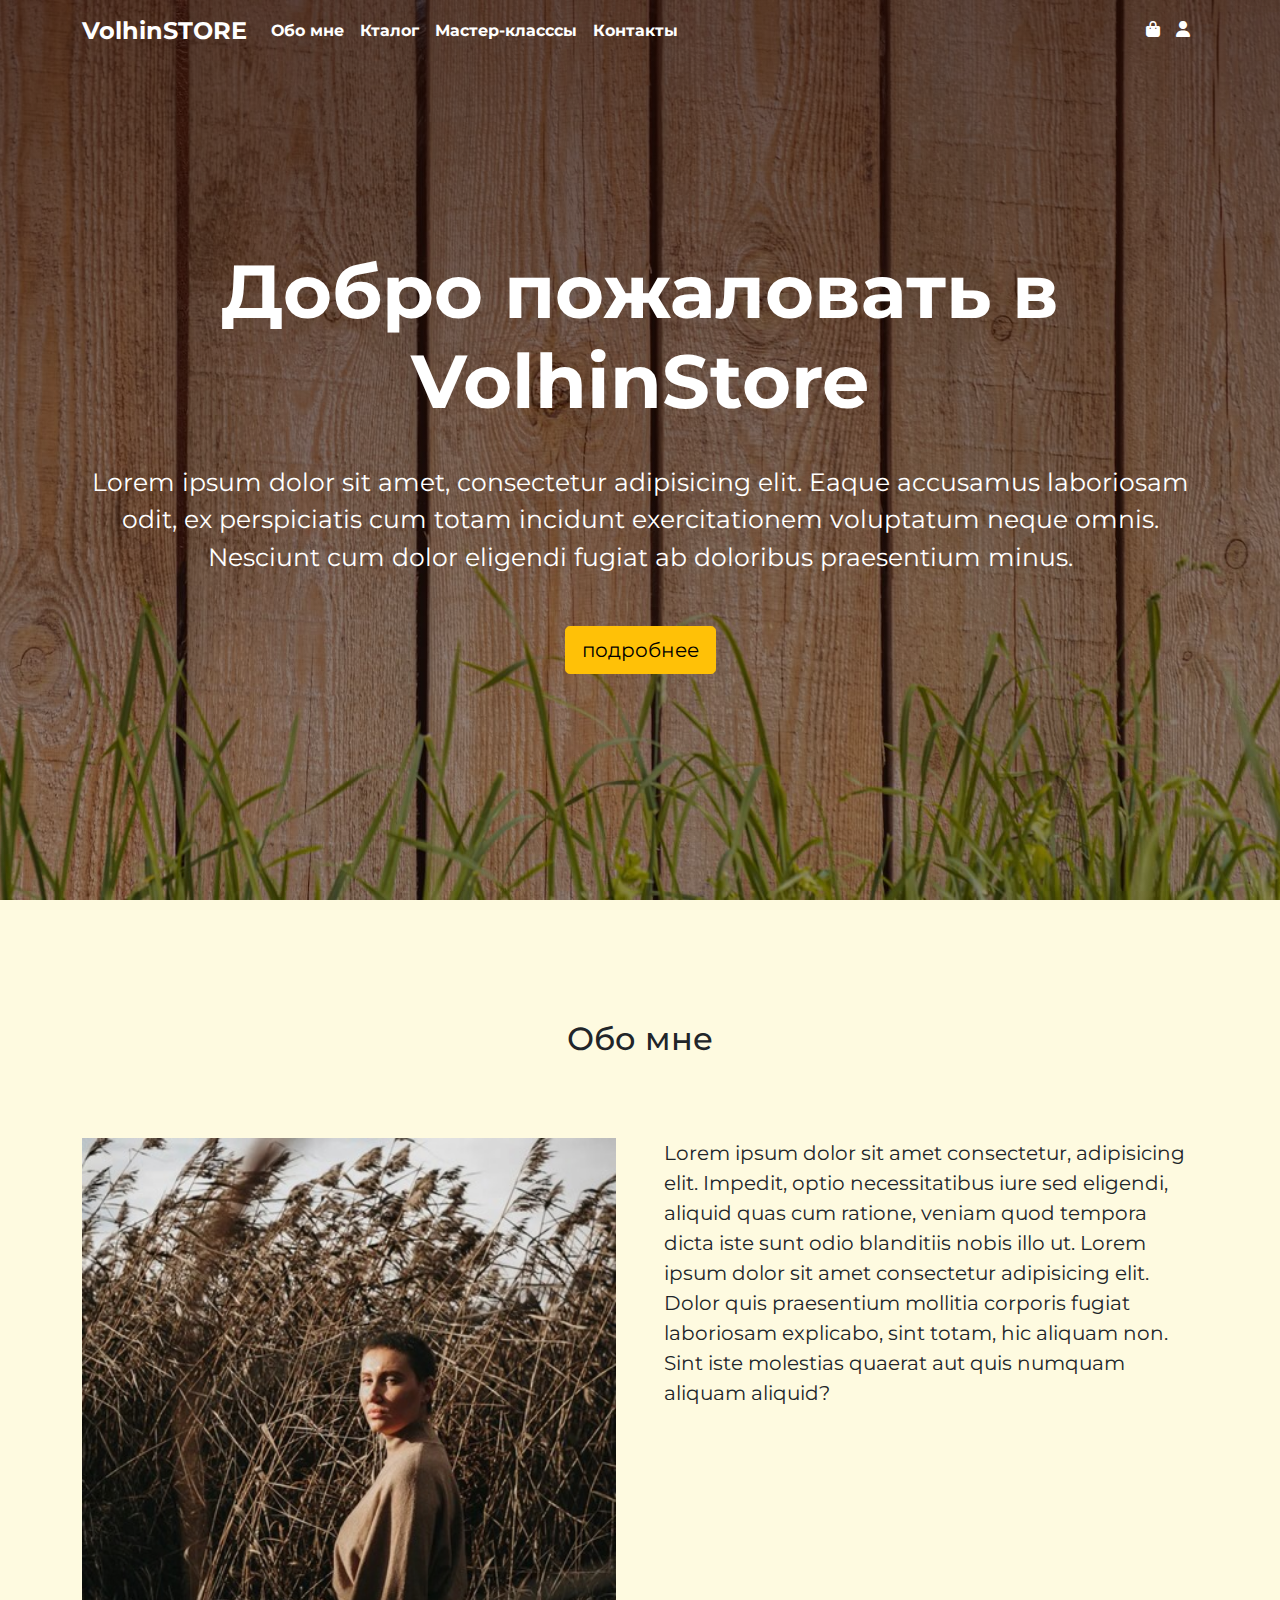
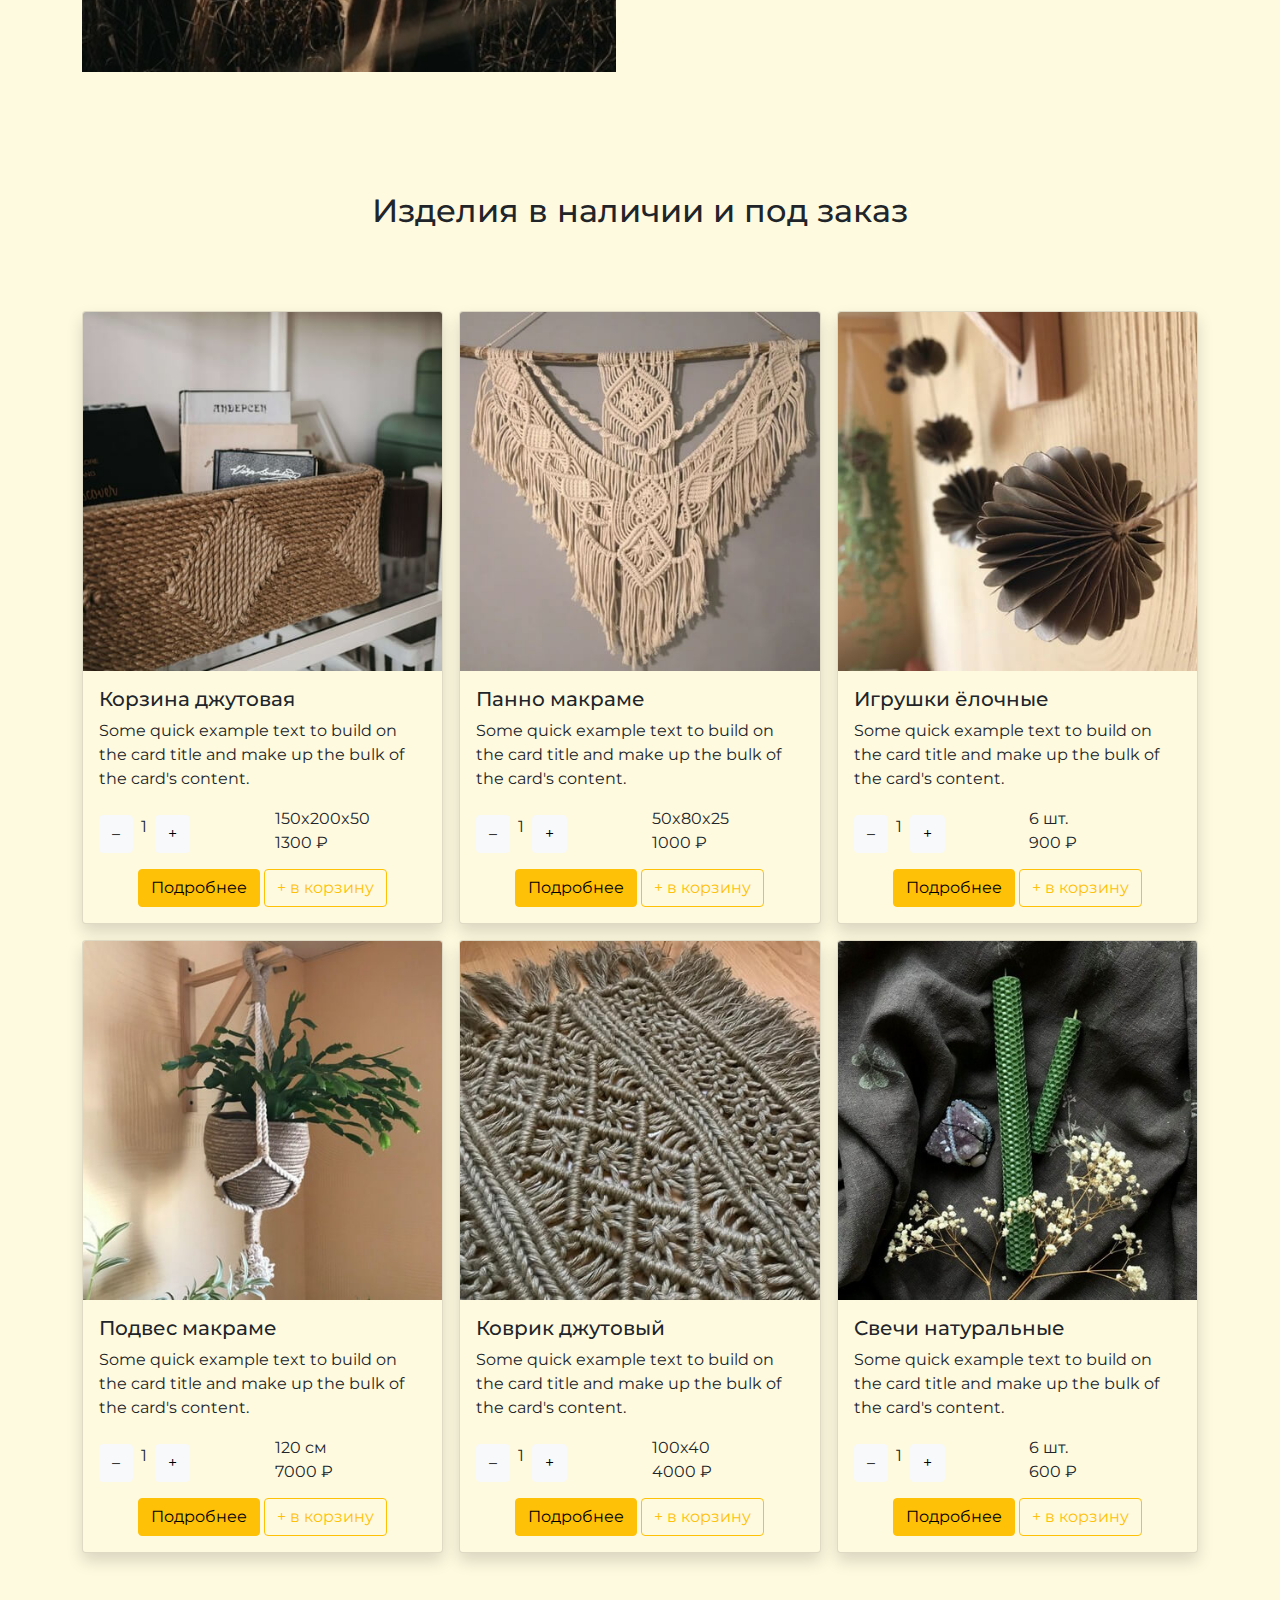
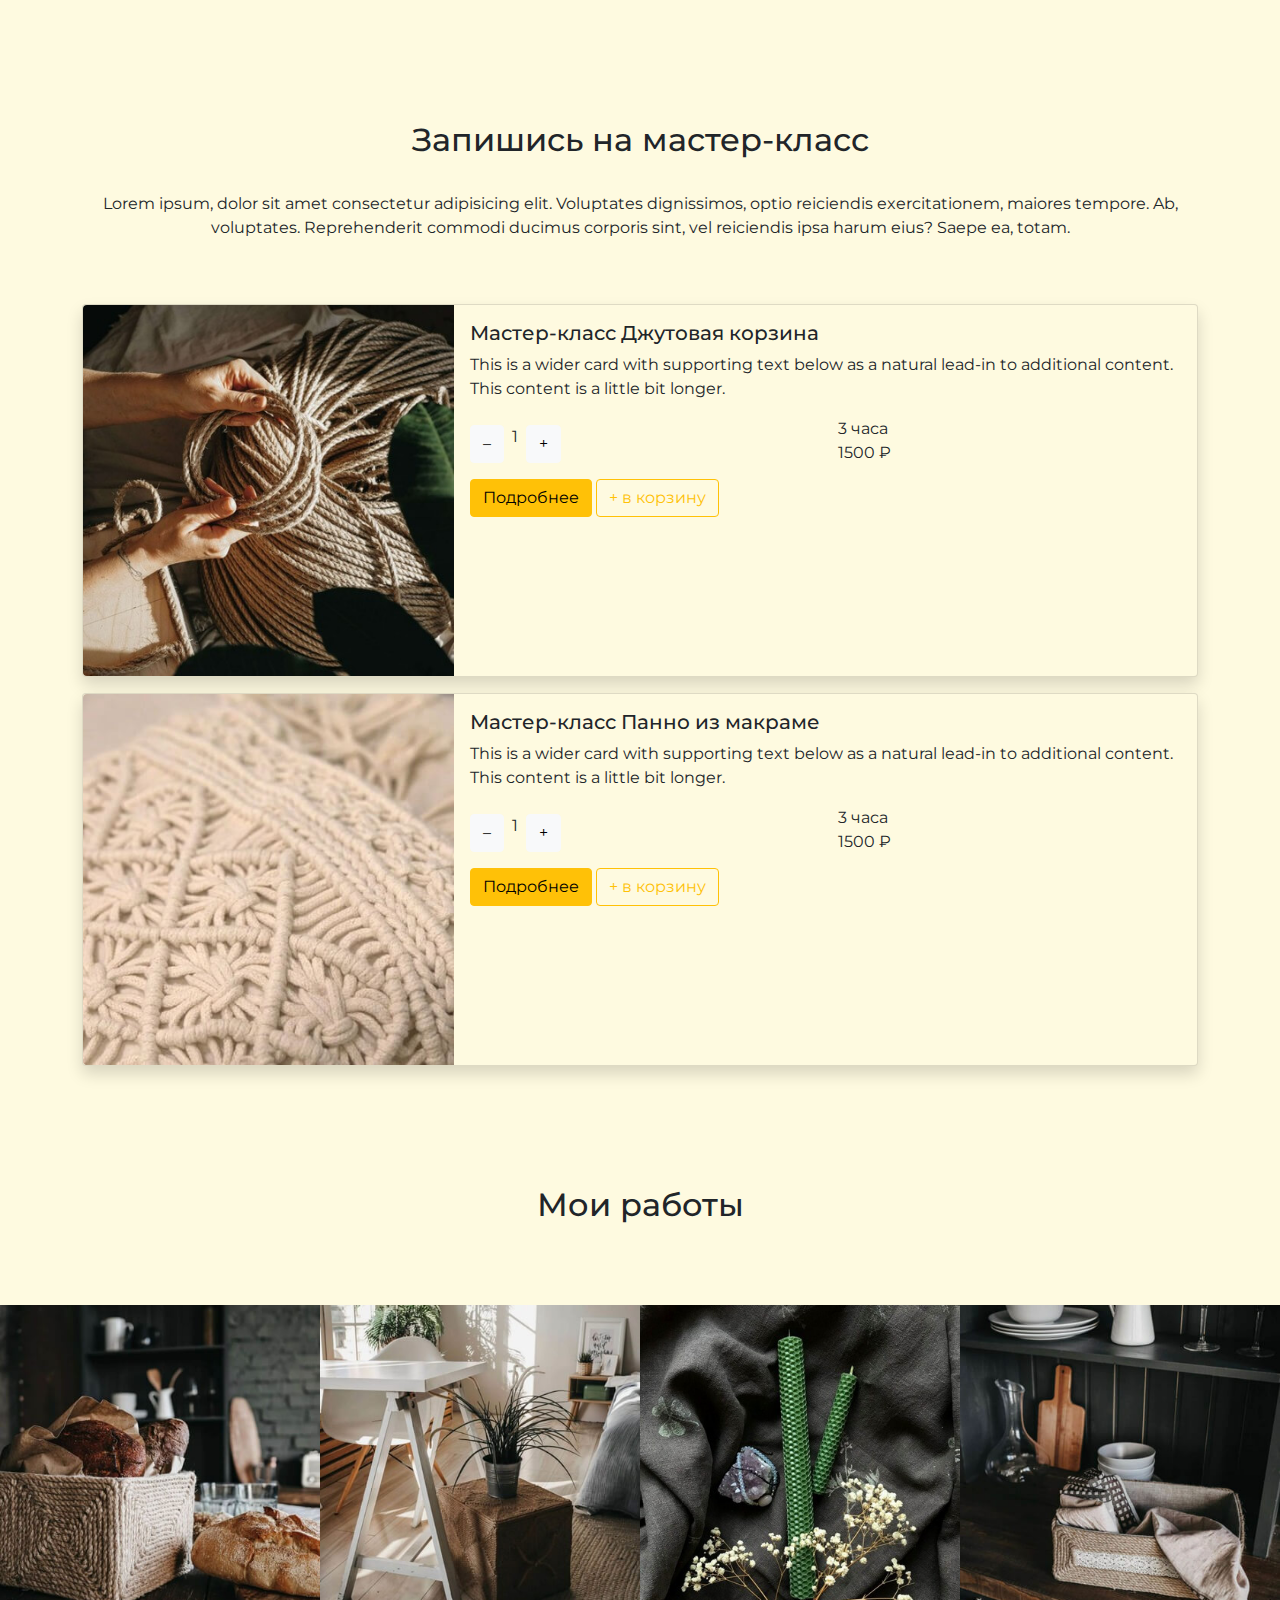
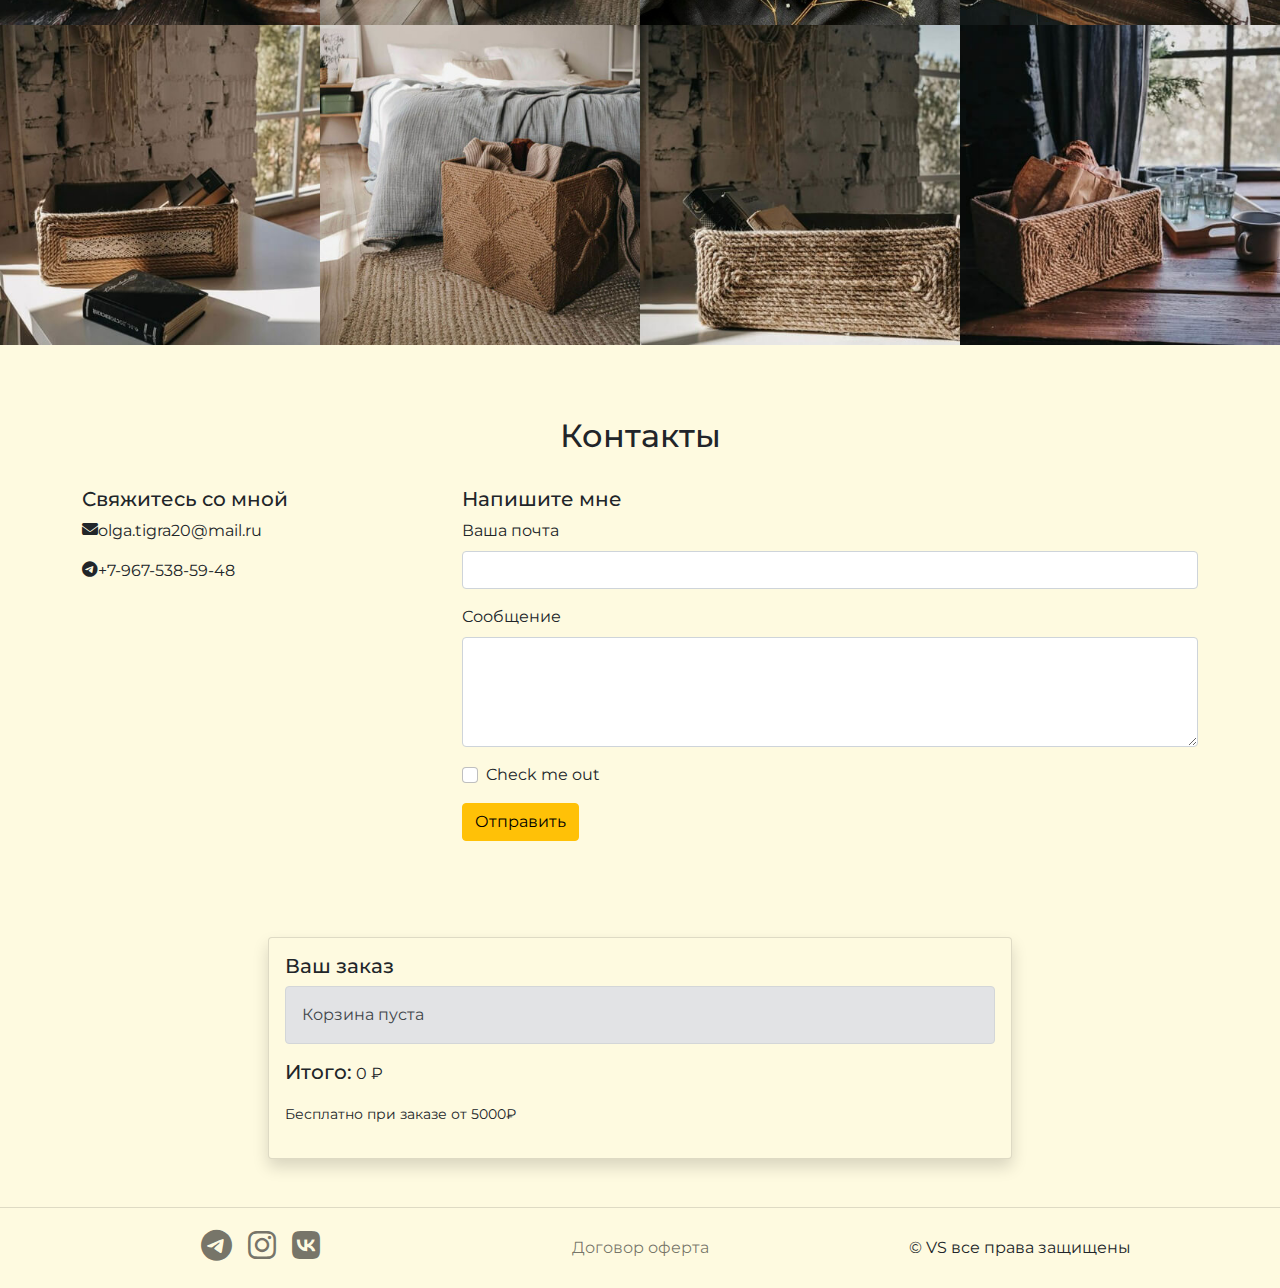
<file: index.html>
<!DOCTYPE html>
<html lang="ru">
<head>
    <meta charset="UTF-8">
    <meta name="viewport" content="width=device-width, initial-scale=1.0">
    <title>Volhin Store</title>
    <meta name="description" content="Изделия ручной работы в наличии и под заказ.">
    <meta name="keywords" content="джут, макраме, свечи, хандмэйд, игрушки ёлочные, подвес, браслет, ручная работа">

    <!--favicon-->
    <link rel="apple-touch-icon" sizes="180x180" href="img/favicon/apple-touch-icon.png">
    <link rel="icon" type="image/png" sizes="32x32" href="img/favicon/favicon-32x32.png">
    <link rel="icon" type="image/png" sizes="16x16" href="img/favicon/favicon-16x16.png">
    <link rel="manifest" href="img/favicon/site.webmanifest">
    <link rel="mask-icon" href="img/favicon/safari-pinned-tab.svg" color="#5bbad5">
    <meta name="msapplication-TileColor" content="#da532c">
    <meta name="theme-color" content="#ffffff">
    <!--//favicon-->

    <link rel="preconnect" href="https://fonts.googleapis.com">
    <link rel="preconnect" href="https://fonts.gstatic.com" crossorigin>
    <link href="https://fonts.googleapis.com/css2?family=Montserrat:wght@400;700&display=swap" rel="stylesheet">
    <link rel="stylesheet" href="css/bootstrap.min.css">
    <link rel="stylesheet" href="css/style.css">
    <link rel="stylesheet" href="css/my-icons-font.css">
</head>
<body>
    <div class="page-wrapper d-flex flex-column justify-content-between min-vh-100 overflow-hidden">
        <header class="header">
            <nav class="navbar navbar-expand-lg navbar-dark bg-transparent">
                <div class="container">
                    <a class="navbar-brand" href="#">VolhinSTORE</a>
                    <button class="navbar-toggler" type="button" data-bs-toggle="collapse" data-bs-target="#navbarNav" aria-controls="navbarNav" aria-expanded="false" aria-label="Toggle navigation">
                        <span class="navbar-toggler-icon"></span>
                    </button>
                    <div class="collapse navbar-collapse justify-content-between" id="navbarNav">
                        <ul class="navbar-nav">
                            <li class="nav-item">
                                <a class="nav-link" aria-current="page" href="#me">Обо мне</a>
                            </li>
                            <li class="nav-item">
                                <a class="nav-link" href="#catalog">Кталог</a>
                            </li>
                            <li class="nav-item">
                                <a class="nav-link" href="#mk">Мастер-класссы</a>
                            </li>
                            <li class="nav-item">
                                <a class="nav-link" href="#contacts">Контакты</a>
                            </li>
                        </ul>
                        <ul class="navbar-nav">
                            <li class="nav-item">
                                <a class="nav-link icon-bag-shopping" href="#basket"></a>
                                <!--<a class="nav-link icon-bag-shopping" data-bs-toggle="collapse" href="#collapseExample" role="button" aria-expanded="false" aria-controls="collapseExample">
                                </a>-->
                            </li>
                            <li class="nav-item">
                                <a class="nav-link icon-user" href="#" role="button" data-bs-toggle="modal" data-bs-target="#exampleModal-user"></a>
                            </li>
                        </ul>
                    </div>
                </div>                 
            </nav>
        </header>

        <!--Модальное окно - страница пользователя-->
        <div class="modal fade" id="exampleModal-user" tabindex="-1" aria-labelledby="exampleModalLabel-user" aria-hidden="true">
            <div class="container">
                <div class="modal-dialog">
                    <div class="modal-content">
                        <div class="modal-header">
                            <h2 class="modal-title fs-5" id="exampleModalLabel-user">Страница пользователя</h2>
                            <button type="button" class="btn-close" data-bs-dismiss="modal" aria-label="Close"></button>
                        </div>
                        <div class="modal-body">
                            <p class="card-text">Войдите в аккаунт или зарегестрируйтесь</p>

                            <!--Вкладки-->
                            <!--Табы-->
                            <nav class="mt-4">
                                <div class="nav nav-tabs" id="nav-tab" role="tablist">
                                    <button class="nav-link active" id="nav-login-tab" data-bs-toggle="tab" data-bs-target="#nav-login" type="button" role="tab" aria-controls="nav-login" aria-selected="true">Войти</button>
                                    <button class="nav-link" id="nav-register-tab" data-bs-toggle="tab" data-bs-target="#nav-register" type="button" role="tab" aria-controls="nav-register" aria-selected="false">Зрегистрироваться</button>
                                </div>
                            </nav>
                            <!--Таб - контент-->
                            <div class="tab-content py-4" id="nav-tabContent">
                                <!--Блок - вход-->
                                <div class="tab-pane fade show active" id="nav-login" role="tabpanel" aria-labelledby="nav-login-tab" tabindex="0">
                                    <form>
                                        <div class="mb-3">
                                            <label for="exampleInputEmail1" class="form-label">Почта</label>
                                            <input type="email" class="form-control" id="exampleInputEmail1" aria-describedby="emailHelp">
                                        </div>
                                        <div class="mb-3">
                                            <label for="exampleInputPassword1" class="form-label">Пароль</label>
                                            <input type="password" class="form-control" id="exampleInputPassword1">
                                        </div>
                                        <button type="submit" class="btn btn-warning">Войти</button>
                                    </form>
                                </div>
                                <!--Блок - регистрация-->
                                <div class="tab-pane fade" id="nav-register" role="tabpanel" aria-labelledby="nav-register-tab" tabindex="0">
                                    <form>
                                        <div class="mb-3">
                                            <label for="exampleInputEmail1" class="form-label">Ваша почта</label>
                                            <input type="email" class="form-control" id="exampleInputEmail1" aria-describedby="emailHelp">
                                        </div>
                                        <div class="mb-3">
                                            <label for="exampleInputPassword1" class="form-label">Придумайте пароль</label>
                                            <input type="password" class="form-control" id="exampleInputPassword1">
                                        </div>
                                        <button type="submit" class="btn btn-warning">Зарегистрироваться</button>
                                    </form>
                                </div>
                            </div>
                            <!--//Вкладки-->
                        </div>                       
                    </div>
                </div>
            </div>
        </div>
        <!--//Модальное окно - страница пользователя-->

        <main class="main">

            <!--Обо мне-->
            <section class="about d-flex align-items-center py-5" id="about">
                <div class="container">
                    <div class="about-content text-center row justify-content-center">
                        <h1 class="about__title col-md-10">Добро пожаловать в VolhinStore</h1>
                        <p class="about__text">Lorem ipsum dolor sit amet, consectetur adipisicing elit. Eaque accusamus laboriosam odit, ex perspiciatis cum totam incidunt exercitationem voluptatum neque omnis. Nesciunt cum dolor eligendi fugiat ab doloribus praesentium minus.</p>
                        <div class="about__button mt-4">
                            <a class="btn btn-warning btn-lg" href="#gallery">подробнее</a>
                        </div>
                    </div>
                </div>
            </section>
            <!--//Обо мне-->

            <!--Знакомство-->
            <section class="me pt-5" id="me">
                <div class="container">
                    <div class="catalog-title row text-center justify-content-center py-5">
                        <h2 class="col-md-10 p-4">Обо мне</h2>
                    </div>
                    <div class="row row-cols-1 row-cols-sm-2 g-5 me__content">
                        <div class="col me__photo">
                            <img class="d-block w-100 h-auto" src="img/volha2.jpg" alt="photo">
                        </div>
                        <div class="col me__text">
                            <p>Lorem ipsum dolor sit amet consectetur, adipisicing elit. Impedit, optio necessitatibus iure sed eligendi, aliquid quas cum ratione, veniam quod tempora dicta iste sunt odio blanditiis nobis illo ut. Lorem ipsum dolor sit amet consectetur adipisicing elit. Dolor quis praesentium mollitia corporis fugiat laboriosam explicabo, sint totam, hic aliquam non. Sint iste molestias quaerat aut quis numquam aliquam aliquid?</p>
                        </div>
                    </div>
                </div>
            </section>
            <!--//Знакомство-->

            <!--Каталог-->
            <section class="catalog py-5" id="catalog">
                <div class="container">
                    <div class="catalog-title row text-center justify-content-center py-5">
                        <h2 class="col-md-10 p-4">Изделия в наличии и под заказ</h2>
                    </div>

                    <div class="cards row row-cols-1 row-cols-md-3 row-cols-sm-2 g-3">
                        <!--Карточка товара - 1-->
                        <div class="col">
                            <div class="card shadow rounded" data-id="01">
                                <a class="card-img" href="#!" role="button" data-bs-toggle="modal" data-bs-target="#exampleModal-1">
                                    <img src="img/cards/photoBasket9.jpg" class="card-img-top product-img" alt="card-image">
                                </a>
                                <div class="card-body">
                                    <h5 class="card-title item-title">Корзина джутовая</h5>
                                    <p class="card-text card-description">Some quick example text to build on the card title and make up the bulk of the card's content.</p>

                                    <!-- Счетчик -->
                                    <div class="details-wrapper row">
                                        <div class="col-md-6 items counter-wrapper d-flex py-2">
                                            <button type="button" class="btn btn-light items__control" data-action="minus">&#8211</button>
                                            <div class="items__current px-2" data-counter>1</div>
                                            <button type="button" class="btn btn-light items__control" data-action="plus">+</button>
                                        </div>
                                        <div class="col-md-6 price">
                                            <div class="price__weight">150x200x50</div>
                                            <div class="price__currency">1300 ₽</div>
                                        </div>
                                    </div>
                                    <!-- //Счетчик -->

                                    <!--Модальное окно - 1 кнопка-->
                                    <div class="card__buttons text-center">
                                        <button type="button" class="btn btn-warning mt-2" data-bs-toggle="modal" data-bs-target="#exampleModal-1">
                                        Подробнее
                                        </button>
                                         <!--<a href="#" class="btn btn-warning">Подробнее</a>-->
                                        <button data-cart type="button" class="btn btn-block btn-outline-warning mt-2">+ в корзину</button>
                                    </div>
                                </div>
                            </div>
                        </div>

                        <!--Модальное окно - 1 описание-->
                        <div class="modal fade" id="exampleModal-1" tabindex="-1" aria-labelledby="exampleModalLabel-1" aria-hidden="true">
                          <div class="modal-dialog">
                            <div class="modal-content">
                              <div class="modal-header">
                                <button type="button" class="btn-close" data-bs-dismiss="modal" aria-label="Close"></button>
                              </div>
                              <div class="modal-body">
                                
                                <!--Слайдер - 1-->
                                <div id="carouselExampleControls-1" class="carousel slide" data-bs-ride="carousel">
                                    <div class="carousel-inner">
                                        <div class="carousel-item active">
                                            <img src="img/slider-images/photoBasket5.jpg" class="d-block w-100" alt="image">
                                        </div>
                                        <div class="carousel-item">
                                            <img src="img/slider-images/photoBasket6.jpg" class="d-block w-100" alt="image">
                                        </div>
                                        <div class="carousel-item">
                                            <img src="img/slider-images/photoBasket9.jpg" class="d-block w-100" alt="image">
                                        </div>
                                    </div>
                                    <button class="carousel-control-prev" type="button" data-bs-target="#carouselExampleControls-1" data-bs-slide="prev">
                                        <span class="carousel-control-prev-icon" aria-hidden="true"></span>
                                        <span class="visually-hidden">Previous</span>
                                    </button>
                                    <button class="carousel-control-next" type="button" data-bs-target="#carouselExampleControls-1" data-bs-slide="next">
                                        <span class="carousel-control-next-icon" aria-hidden="true"></span>
                                        <span class="visually-hidden">Next</span>
                                    </button>
                                </div>
                                <!--//Слайдер - 1-->

                                <p class="card-text py-3">Lorem ipsum dolor sit amet consectetur adipisicing elit. Quibusdam porro excepturi, adipisci sed mollitia, consectetur unde officia deleniti quisquam vel rem libero assumenda dolor ex alias eveniet eligendi? Delectus, non! Lorem ipsum dolor sit amet consectetur adipisicing elit. Sit accusamus unde error dolore incidunt magnam expedita ea rerum mollitia fugiat sint, dolorum nam commodi explicabo voluptatibus nobis facere? Esse, molestias.</p>

                              </div>
                            </div>
                          </div>
                        </div>

                        <!--Карточка товара - 2-->
                        <div class="col">
                            <div class="card shadow rounded" data-id="02">
                                <a class="card-img" href="#!" role="button" data-bs-toggle="modal" data-bs-target="#exampleModal-2">
                                    <img src="img/cards/photoMakrame4.jpg" class="card-img-top product-img" alt="card-image">
                                </a>
                                <div class="card-body">
                                    <h5 class="card-title item-title">Панно макраме</h5>
                                    <p class="card-text card-description">Some quick example text to build on the card title and make up the bulk of the card's content.</p>

                                    <!-- Счетчик -->
                                    <div class="details-wrapper row">
                                        <div class="col-md-6 items counter-wrapper d-flex py-2">
                                            <button type="button" class="btn btn-light items__control" data-action="minus">&#8211</button> 
                                            <div class="items__current px-2" data-counter>1</div>
                                            <button type="button" class="btn btn-light items__control" data-action="plus">+</button>
                                        </div>
                                        <div class="col-md-6 price">
                                            <div class="price__weight">50x80x25</div>
                                            <div class="price__currency">1000 ₽</div>
                                        </div>
                                    </div>
                                    <!-- //Счетчик -->

                                    <!-- Модальное окно - 2 кнопка -->
                                    <div class="card__buttons text-center">
                                        <button type="button" class="btn btn-warning mt-2" data-bs-toggle="modal" data-bs-target="#exampleModal-2">
                                        Подробнее
                                        </button>
                                        <!--<a href="#" class="btn btn-warning">Подробнее</a>-->
                                        <button data-cart type="button" class="btn btn-block btn-outline-warning mt-2">+ в корзину</button>
                                    </div>
                                </div>
                            </div>
                        </div>

                        <!--Модальное окно - 2 описание-->
                        <div class="modal fade" id="exampleModal-2" tabindex="-1" aria-labelledby="exampleModalLabel-2" aria-hidden="true">
                          <div class="modal-dialog">
                            <div class="modal-content">
                              <div class="modal-header">
                                <button type="button" class="btn-close" data-bs-dismiss="modal" aria-label="Close"></button>
                              </div>
                              <div class="modal-body">
                                
                                <!--Слайдер - 2-->
                                <div id="carouselExampleControls-2" class="carousel slide" data-bs-ride="carousel">
                                    <div class="carousel-inner">
                                        <div class="carousel-item active">
                                            <img src="img/slider-images/photoMakrame4.jpg" class="d-block w-100" alt="image">
                                        </div>
                                        <div class="carousel-item">
                                            <img src="img/slider-images/photoMakrame1.jpg" class="d-block w-100" alt="image">
                                        </div>
                                        <div class="carousel-item">
                                            <img src="img/slider-images/photoMakrame11.jpg" class="d-block w-100" alt="image">
                                        </div>
                                    </div>
                                    <button class="carousel-control-prev" type="button" data-bs-target="#carouselExampleControls-2" data-bs-slide="prev">
                                        <span class="carousel-control-prev-icon" aria-hidden="true"></span>
                                        <span class="visually-hidden">Previous</span>
                                    </button>
                                    <button class="carousel-control-next" type="button" data-bs-target="#carouselExampleControls-2" data-bs-slide="next">
                                        <span class="carousel-control-next-icon" aria-hidden="true"></span>
                                        <span class="visually-hidden">Next</span>
                                    </button>
                                </div>
                                <!--//Слайдер - 2-->

                                <p class="card-text py-3">Lorem ipsum dolor sit amet consectetur adipisicing elit. Quibusdam porro excepturi, adipisci sed mollitia, consectetur unde officia deleniti quisquam vel rem libero assumenda dolor ex alias eveniet eligendi? Delectus, non! Lorem ipsum dolor sit amet consectetur adipisicing elit. Sit accusamus unde error dolore incidunt magnam expedita ea rerum mollitia fugiat sint, dolorum nam commodi explicabo voluptatibus nobis facere? Esse, molestias.</p>

                              </div>
                            </div>
                          </div>
                        </div>

                        <!--Карточка товара - 3-->
                        <div class="col">
                            <div class="card shadow rounded" data-id="03">
                                <a class="card-img" href="#!" role="button" data-bs-toggle="modal" data-bs-target="#exampleModal-3">
                                    <img src="img/cards/photoToys2.jpg" class="card-img-top product-img" alt="card-image">
                                </a>
                                <div class="card-body">
                                    <h5 class="card-title item-title">Игрушки ёлочные</h5>
                                    <p class="card-text card-description">Some quick example text to build on the card title and make up the bulk of the card's content.</p>

                                    <!-- Счетчик -->
                                    <div class="details-wrapper row">
                                        <div class="col-md-6 items counter-wrapper d-flex py-2">
                                            <button type="button" class="btn btn-light items__control" data-action="minus">&#8211</button>
                                            <div class="items__current px-2" data-counter>1</div>
                                            <button type="button" class="btn btn-light items__control" data-action="plus">+</button>
                                        </div>
                                        <div class="col-md-6 price">
                                            <div class="price__weight">6 шт.</div>
                                            <div class="price__currency">900 ₽</div>
                                        </div>
                                    </div>
                                    <!-- //Счетчик -->


                                    <!--Модальное окно - 3 кнопка-->
                                    <div class="card__buttons text-center">
                                        <button type="button" class="btn btn-warning mt-2" data-bs-toggle="modal" data-bs-target="#exampleModal-3">
                                        Подробнее
                                        </button>
                                        <!--<a href="#" class="btn btn-warning">Подробнее</a>-->
                                        <button data-cart type="button" class="btn btn-block btn-outline-warning mt-2">+ в корзину</button>
                                    </div>
                                </div>
                            </div>
                        </div>

                        <!--Модальное окно - 3 описание-->
                        <div class="modal fade" id="exampleModal-3" tabindex="-1" aria-labelledby="exampleModalLabel-3" aria-hidden="true">
                          <div class="modal-dialog">
                            <div class="modal-content">
                              <div class="modal-header">
                                <button type="button" class="btn-close" data-bs-dismiss="modal" aria-label="Close"></button>
                              </div>
                              <div class="modal-body">
                                
                                <!--Слайдер - 3-->
                                <div id="carouselExampleControls-3" class="carousel slide" data-bs-ride="carousel">
                                    <div class="carousel-inner">
                                        <div class="carousel-item active">
                                            <img src="img/slider-images/photoToys2.jpg" class="d-block w-100" alt="image">
                                        </div>
                                        <div class="carousel-item">
                                            <img src="img/slider-images/photoToys3.jpg" class="d-block w-100" alt="image">
                                        </div>
                                        <div class="carousel-item">
                                            <img src="img/slider-images/photoToys4.jpg" class="d-block w-100" alt="image">
                                        </div>
                                    </div>
                                    <button class="carousel-control-prev" type="button" data-bs-target="#carouselExampleControls-3" data-bs-slide="prev">
                                        <span class="carousel-control-prev-icon" aria-hidden="true"></span>
                                        <span class="visually-hidden">Previous</span>
                                    </button>
                                    <button class="carousel-control-next" type="button" data-bs-target="#carouselExampleControls-3" data-bs-slide="next">
                                        <span class="carousel-control-next-icon" aria-hidden="true"></span>
                                        <span class="visually-hidden">Next</span>
                                    </button>
                                </div>
                                <!--//Слайдер - 3-->

                                <p class="card-text py-3">Lorem ipsum dolor sit amet consectetur adipisicing elit. Quibusdam porro excepturi, adipisci sed mollitia, consectetur unde officia deleniti quisquam vel rem libero assumenda dolor ex alias eveniet eligendi? Delectus, non! Lorem ipsum dolor sit amet consectetur adipisicing elit. Sit accusamus unde error dolore incidunt magnam expedita ea rerum mollitia fugiat sint, dolorum nam commodi explicabo voluptatibus nobis facere? Esse, molestias.</p>

                              </div>
                            </div>
                          </div>
                        </div>

                        <!--Карточка товара - 4-->
                        <div class="col">
                            <div class="card shadow rounded" data-id="04">
                                <a class="card-img" href="#!" role="button" data-bs-toggle="modal" data-bs-target="#exampleModal-4">
                                    <img src="img/cards/photoSusp10.jpg" class="card-img-top product-img" alt="card-image">
                                </a>
                                <div class="card-body">
                                    <h5 class="card-title item-title">Подвес макраме</h5>
                                    <p class="card-text card-description">Some quick example text to build on the card title and make up the bulk of the card's content.</p>

                                    <!-- Счетчик -->
                                    <div class="details-wrapper row">
                                        <div class="col-md-6 items counter-wrapper d-flex py-2">
                                            <button type="button" class="btn btn-light items__control" data-action="minus">&#8211</button>
                                            <div class="items__current px-2" data-counter>1</div>
                                            <button type="button" class="btn btn-light items__control" data-action="plus">+</button>
                                        </div>
                                        <div class="col-md-6 price">
                                            <div class="price__weight">120 см</div>
                                            <div class="price__currency">7000 ₽</div>
                                        </div>
                                    </div>
                                    <!-- //Счетчик -->

                                    <!--Модальное окно - 4 кнопка-->
                                    <div class="card__buttons text-center">
                                        <button type="button" class="btn btn-warning mt-2" data-bs-toggle="modal" data-bs-target="#exampleModal-4">
                                        Подробнее
                                        </button>
                                        <!--<a href="#" class="btn btn-warning">Подробнее</a>-->
                                        <button data-cart type="button" class="btn btn-block btn-outline-warning mt-2">+ в корзину</button>
                                    </div>
                                </div>
                            </div>
                        </div>

                        <!--Модальное окно - 4 описание-->
                        <div class="modal fade" id="exampleModal-4" tabindex="-1" aria-labelledby="exampleModalLabel-4" aria-hidden="true">
                          <div class="modal-dialog">
                            <div class="modal-content">
                              <div class="modal-header">
                                <button type="button" class="btn-close" data-bs-dismiss="modal" aria-label="Close"></button>
                              </div>
                              <div class="modal-body">
                                
                                <!--Слайдер - 4-->
                                <div id="carouselExampleControls-4" class="carousel slide" data-bs-ride="carousel">
                                    <div class="carousel-inner">
                                        <div class="carousel-item active">
                                            <img src="img/slider-images/photoSusp10.jpg" class="d-block w-100" alt="image">
                                        </div>
                                        <div class="carousel-item">
                                            <img src="img/slider-images/photoSusp8.jpg" class="d-block w-100" alt="image">
                                        </div>
                                        <div class="carousel-item">
                                            <img src="img/slider-images/photoSusp5.jpg" class="d-block w-100" alt="image">
                                        </div>
                                    </div>
                                    <button class="carousel-control-prev" type="button" data-bs-target="#carouselExampleControls-4" data-bs-slide="prev">
                                        <span class="carousel-control-prev-icon" aria-hidden="true"></span>
                                        <span class="visually-hidden">Previous</span>
                                    </button>
                                    <button class="carousel-control-next" type="button" data-bs-target="#carouselExampleControls-4" data-bs-slide="next">
                                        <span class="carousel-control-next-icon" aria-hidden="true"></span>
                                        <span class="visually-hidden">Next</span>
                                    </button>
                                </div>
                                <!--//Слайдер - 4-->

                                <p class="card-text py-3">Lorem ipsum dolor sit amet consectetur adipisicing elit. Quibusdam porro excepturi, adipisci sed mollitia, consectetur unde officia deleniti quisquam vel rem libero assumenda dolor ex alias eveniet eligendi? Delectus, non! Lorem ipsum dolor sit amet consectetur adipisicing elit. Sit accusamus unde error dolore incidunt magnam expedita ea rerum mollitia fugiat sint, dolorum nam commodi explicabo voluptatibus nobis facere? Esse, molestias.</p>

                              </div>
                            </div>
                          </div>
                        </div>

                        <!--Карточка товара - 5-->
                        <div class="col">
                            <div class="card shadow rounded" data-id="05">
                                <a class="card-img" href="#!" role="button" data-bs-toggle="modal" data-bs-target="#exampleModal-5">
                                    <img src="img/cards/photoCarpet3.jpg" class="card-img-top product-img" alt="card-image">
                                </a>
                                <div class="card-body">
                                    <h5 class="card-title item-title">Коврик джутовый</h5>
                                    <p class="card-text card-description">Some quick example text to build on the card title and make up the bulk of the card's content.</p>

                                    <!-- Счетчик -->
                                    <div class="details-wrapper row">
                                        <div class="col-md-6 items counter-wrapper d-flex py-2">
                                            <button type="button" class="btn btn-light items__control" data-action="minus">&#8211</button>
                                            <div class="items__current px-2" data-counter>1</div>
                                            <button type="button" class="btn btn-light items__control" data-action="plus">+</button>
                                        </div>
                                        <div class="col-md-6 price">
                                            <div class="price__weight">100x40</div>
                                            <div class="price__currency">4000 ₽</div>
                                        </div>
                                    </div>
                                    <!-- //Счетчик -->

                                    <!--Модальное окно - 5 кнопка-->
                                    <div class="card__buttons text-center">
                                        <button type="button" class="btn btn-warning mt-2" data-bs-toggle="modal" data-bs-target="#exampleModal-5">
                                        Подробнее
                                        </button>
                                        <!--<a href="#" class="btn btn-warning">Подробнее</a>-->
                                        <button data-cart type="button" class="btn btn-block btn-outline-warning mt-2">+ в корзину</button>
                                    </div>
                                </div>
                            </div>
                        </div>

                        <!--Модальное окно - 5 описание-->
                        <div class="modal fade" id="exampleModal-5" tabindex="-1" aria-labelledby="exampleModalLabel-5" aria-hidden="true">
                          <div class="modal-dialog">
                            <div class="modal-content">
                              <div class="modal-header">
                                <button type="button" class="btn-close" data-bs-dismiss="modal" aria-label="Close"></button>
                              </div>
                              <div class="modal-body">
                                
                                <!--Слайдер - 5-->
                                <div id="carouselExampleControls-5" class="carousel slide" data-bs-ride="carousel">
                                    <div class="carousel-inner">
                                        <div class="carousel-item active">
                                            <img src="img/slider-images/photoCarpet3.jpg" class="d-block w-100" alt="image">
                                        </div>
                                        <div class="carousel-item">
                                            <img src="img/slider-images/photoCarpet2.jpg" class="d-block w-100" alt="image">
                                        </div>
                                        <div class="carousel-item">
                                            <img src="img/slider-images/photoCarpet1.jpg" class="d-block w-100" alt="image">
                                        </div>
                                    </div>
                                    <button class="carousel-control-prev" type="button" data-bs-target="#carouselExampleControls-5" data-bs-slide="prev">
                                        <span class="carousel-control-prev-icon" aria-hidden="true"></span>
                                        <span class="visually-hidden">Previous</span>
                                    </button>
                                    <button class="carousel-control-next" type="button" data-bs-target="#carouselExampleControls-5" data-bs-slide="next">
                                        <span class="carousel-control-next-icon" aria-hidden="true"></span>
                                        <span class="visually-hidden">Next</span>
                                    </button>
                                </div>
                                <!--//Слайдер - 5-->

                                <p class="card-text py-3">Lorem ipsum dolor sit amet consectetur adipisicing elit. Quibusdam porro excepturi, adipisci sed mollitia, consectetur unde officia deleniti quisquam vel rem libero assumenda dolor ex alias eveniet eligendi? Delectus, non! Lorem ipsum dolor sit amet consectetur adipisicing elit. Sit accusamus unde error dolore incidunt magnam expedita ea rerum mollitia fugiat sint, dolorum nam commodi explicabo voluptatibus nobis facere? Esse, molestias.</p>

                              </div>
                            </div>
                          </div>
                        </div>

                        <!--Карточка товара - 6-->
                        <div class="col">
                            <div class="card shadow rounded" data-id="06">
                                <a class="card-img" href="#!" role="button" data-bs-toggle="modal" data-bs-target="#exampleModal-6">
                                    <img src="img/cards/photoCandles2.jpg" class="card-img-top product-img" alt="card-image">
                                </a>
                                <div class="card-body">
                                    <h5 class="card-title item-title">Свечи натуральные</h5>
                                    <p class="card-text card-description">Some quick example text to build on the card title and make up the bulk of the card's content.</p>

                                    <!-- Счетчик -->
                                    <div class="details-wrapper row">
                                        <div class="col-md-6 items counter-wrapper d-flex py-2">
                                            <button type="button" class="btn btn-light items__control" data-action="minus">&#8211</button>
                                            <div class="items__current px-2" data-counter>1</div>
                                            <button type="button" class="btn btn-light items__control" data-action="plus">+</button>
                                        </div>
                                        <div class="col-md-6 price">
                                            <div class="price__weight">6 шт.</div>
                                            <div class="price__currency">600 ₽</div>
                                        </div>
                                    </div>
                                    <!-- //Счетчик -->

                                    <!--Модальное окно - 6 кнопка-->
                                    <div class="card__buttons text-center">
                                        <button type="button" class="btn btn-warning mt-2" data-bs-toggle="modal" data-bs-target="#exampleModal-6">
                                        Подробнее
                                        </button>
                                        <!--<a href="#" class="btn btn-warning">Подробнее</a>-->
                                        <button data-cart type="button" class="btn btn-block btn-outline-warning mt-2">+ в корзину</button>
                                    </div>
                                </div>
                            </div>
                        </div>

                        <!--Модальное окно - 6 описание-->
                        <div class="modal fade" id="exampleModal-6" tabindex="-1" aria-labelledby="exampleModalLabel-6" aria-hidden="true">
                          <div class="modal-dialog">
                            <div class="modal-content">
                              <div class="modal-header">
                                <button type="button" class="btn-close" data-bs-dismiss="modal" aria-label="Close"></button>
                              </div>
                              <div class="modal-body">
                                
                                <!--Слайдер - 6-->
                                <div id="carouselExampleControls-6" class="carousel slide" data-bs-ride="carousel">
                                    <div class="carousel-inner">
                                        <div class="carousel-item active">
                                            <img src="img/slider-images/photoCandles2.jpg" class="d-block w-100" alt="image">
                                        </div>
                                        <div class="carousel-item">
                                            <img src="img/slider-images/photoCandles1.jpg" class="d-block w-100" alt="image">
                                        </div>
                                        <div class="carousel-item">
                                            <img src="img/slider-images/photoCandles2.jpg" class="d-block w-100" alt="image">
                                        </div>
                                    </div>
                                    <button class="carousel-control-prev" type="button" data-bs-target="#carouselExampleControls-6" data-bs-slide="prev">
                                        <span class="carousel-control-prev-icon" aria-hidden="true"></span>
                                        <span class="visually-hidden">Previous</span>
                                    </button>
                                    <button class="carousel-control-next" type="button" data-bs-target="#carouselExampleControls-6" data-bs-slide="next">
                                        <span class="carousel-control-next-icon" aria-hidden="true"></span>
                                        <span class="visually-hidden">Next</span>
                                    </button>
                                </div>
                                <!--//Слайдер - 6-->

                                <p class="card-text py-3">Lorem ipsum dolor sit amet consectetur adipisicing elit. Quibusdam porro excepturi, adipisci sed mollitia, consectetur unde officia deleniti quisquam vel rem libero assumenda dolor ex alias eveniet eligendi? Delectus, non! Lorem ipsum dolor sit amet consectetur adipisicing elit. Sit accusamus unde error dolore incidunt magnam expedita ea rerum mollitia fugiat sint, dolorum nam commodi explicabo voluptatibus nobis facere? Esse, molestias.</p>

                              </div>
                            </div>
                          </div>
                        </div>
                    </div>
                </div>          
            </section>
            <!--//Каталог-->

            <!--Мастер-классы-->
            <section class="mk py-5" id="mk">
                <div class="container">
                    <div class="mk-title row text-center justify-content-center py-5">
                        <h2 class="col-md-10 p-4">Запишись на мастер-класс</h2>
                        <p>Lorem ipsum, dolor sit amet consectetur adipisicing elit. Voluptates dignissimos, optio reiciendis exercitationem, maiores tempore. Ab, voluptates. Reprehenderit commodi ducimus corporis sint, vel reiciendis ipsa harum eius? Saepe ea, totam.</p>
                    </div>

                    <div class="cards row row-cols-1 g-3">
                        <!--Карточка товара - 7-->
                        <div class="col">
                            <div class="card shadow rounded" data-id="07">
                                <div class="row g-0">
                                    <div class="col-md-4">
                                        <a class="card-img d-block w-100 h-100" href="#!" role="button" data-bs-toggle="modal" data-bs-target="#exampleModal-7">
                                            <img src="img/mk/photoVolha3.jpg" class="product-img img-fluid rounded-start w-100 h-100" alt="mk-image">
                                        </a>
                                    </div>
                                    <div class="col-md-8">
                                        <div class="card-body">
                                            <h5 class="card-title item-title">Мастер-класс Джутовая корзина</h5>
                                            <p class="card-text">This is a wider card with supporting text below as a natural lead-in to additional content. This content is a little bit longer.</p>
                                            
                                            <div class="details-wrapper row">
                                                <div class="col-md-6 items counter-wrapper d-flex py-2">
                                                    <button type="button" class="btn btn-light items__control" data-action="minus">&#8211</button>
                                                    <div class="items__current px-2" data-counter>1</div>
                                                    <button type="button" class="btn btn-light items__control" data-action="plus">+</button>
                                                </div>
                                                <div class="col-md-6 price">
                                                    <div class="price__weight">3 часа</div>
                                                    <div class="price__currency">1500 ₽</div>
                                                </div>
                                            </div>

                                            <!--Модальное окно - 7 кнопка-->
                                            <button type="button" class="btn btn-warning mt-2" data-bs-toggle="modal" data-bs-target="#exampleModal-7">
                                            Подробнее
                                            </button>
                                            <!--<a href="#" class="btn btn-warning">Go somewhere</a>-->
                                            <button data-cart type="button" class="btn btn-block btn-outline-warning mt-2">+ в корзину</button>
                                        </div>
                                    </div>
                                </div>
                            </div>
                        </div>

                        <!--Модальное окно - 7 описание-->
                        <div class="modal fade" id="exampleModal-7" tabindex="-1" aria-labelledby="exampleModalLabel-7" aria-hidden="true">
                            <div class="modal-dialog">
                                <div class="modal-content">
                                    <div class="modal-header">
                                        <button type="button" class="btn-close" data-bs-dismiss="modal" aria-label="Close"></button>
                                    </div>
                                    <div class="modal-body">
                                        
                                        <!--Слайдер - 7-->
                                    <div id="carouselExampleControls-7" class="carousel slide" data-bs-ride="carousel">
                                        <div class="carousel-inner">
                                            <div class="carousel-item active">
                                                <img src="img/slider-images/photoBasket2.jpg" class="d-block w-100" alt="image">
                                            </div>
                                            <div class="carousel-item">
                                                <img src="img/slider-images/photoBasket5.jpg" class="d-block w-100" alt="image">
                                            </div>
                                            <div class="carousel-item">
                                                <img src="img/slider-images/photoBasket11.jpg" class="d-block w-100" alt="image">
                                            </div>
                                        </div>
                                        <button class="carousel-control-prev" type="button" data-bs-target="#carouselExampleControls-7" data-bs-slide="prev">
                                            <span class="carousel-control-prev-icon" aria-hidden="true"></span>
                                            <span class="visually-hidden">Previous</span>
                                        </button>
                                        <button class="carousel-control-next" type="button" data-bs-target="#carouselExampleControls-7" data-bs-slide="next">
                                            <span class="carousel-control-next-icon" aria-hidden="true"></span>
                                            <span class="visually-hidden">Next</span>
                                        </button>
                                    </div>
                                    <!--//Слайдер - 7-->

                                    <p class="card-text py-3">Lorem ipsum dolor sit amet consectetur adipisicing elit. Quibusdam porro excepturi, adipisci sed mollitia, consectetur unde officia deleniti quisquam vel rem libero assumenda dolor ex alias eveniet eligendi? Delectus, non! Lorem ipsum dolor sit amet consectetur adipisicing elit. Sit accusamus unde error dolore incidunt magnam expedita ea rerum mollitia fugiat sint, dolorum nam commodi explicabo voluptatibus nobis facere? Esse, molestias.</p>

                                    </div>
                                </div>
                            </div>
                        </div>

                        <!--Карточка товара - 8-->
                        <div class="col">
                            <div class="card shadow rounded" data-id="08">
                                <div class="row g-0">
                                    <div class="col-md-4">
                                        <a class="card-img d-block w-100 h-100" href="#!" role="button" data-bs-toggle="modal" data-bs-target="#exampleModal-8">
                                            <img src="img/mk/photoMakrame8.jpg" class="product-img img-fluid rounded-start w-100 h-100" alt="mk-image">
                                        </a>
                                    </div>
                                    <div class="col-md-8">
                                        <div class="card-body">
                                            <h5 class="card-title item-title">Мастер-класс Панно из макраме</h5>
                                            <p class="card-text">This is a wider card with supporting text below as a natural lead-in to additional content. This content is a little bit longer.</p>
                                            
                                            <div class="details-wrapper row">
                                                <div class="col-md-6 items counter-wrapper d-flex py-2">
                                                    <button type="button" class="btn btn-light items__control" data-action="minus">&#8211</button>
                                                    <div class="items__current px-2" data-counter>1</div>
                                                    <button type="button" class="btn btn-light items__control" data-action="plus">+</button>
                                                </div>
                                                <div class="col-md-6 price">
                                                    <div class="price__weight">3 часа</div>
                                                    <div class="price__currency">1500 ₽</div>
                                                </div>
                                            </div>

                                            <!--Модальное окно - 8 кнопка-->
                                            <button type="button" class="btn btn-warning mt-2" data-bs-toggle="modal" data-bs-target="#exampleModal-8">
                                            Подробнее
                                            </button>
                                            <!--<a href="#" class="btn btn-warning">Go somewhere</a>-->
                                            <button data-cart type="button" class="btn btn-block btn-outline-warning mt-2">+ в корзину</button>
                                        </div>
                                    </div>
                                </div>
                            </div>
                        </div>

                        <!--Модальное окно - 8 описание-->
                        <div class="modal fade" id="exampleModal-8" tabindex="-1" aria-labelledby="exampleModalLabel-8" aria-hidden="true">
                            <div class="modal-dialog">
                                <div class="modal-content">
                                    <div class="modal-header">
                                        <button type="button" class="btn-close" data-bs-dismiss="modal" aria-label="Close"></button>
                                    </div>
                                    <div class="modal-body">
                                        
                                        <!--Слайдер - 8-->
                                    <div id="carouselExampleControls-8" class="carousel slide" data-bs-ride="carousel">
                                        <div class="carousel-inner">
                                            <div class="carousel-item active">
                                                <img src="img/slider-images/photoMakrame1.jpg" class="d-block w-100" alt="image">
                                            </div>
                                            <div class="carousel-item">
                                                <img src="img/slider-images/photoMakrame4.jpg" class="d-block w-100" alt="image">
                                            </div>
                                            <div class="carousel-item">
                                                <img src="img/slider-images/photoMakrame11.jpg" class="d-block w-100" alt="image">
                                            </div>
                                        </div>
                                        <button class="carousel-control-prev" type="button" data-bs-target="#carouselExampleControls-8" data-bs-slide="prev">
                                            <span class="carousel-control-prev-icon" aria-hidden="true"></span>
                                            <span class="visually-hidden">Previous</span>
                                        </button>
                                        <button class="carousel-control-next" type="button" data-bs-target="#carouselExampleControls-8" data-bs-slide="next">
                                            <span class="carousel-control-next-icon" aria-hidden="true"></span>
                                            <span class="visually-hidden">Next</span>
                                        </button>
                                    </div>
                                    <!--//Слайдер - 8-->

                                    <p class="card-text py-3">Lorem ipsum dolor sit amet consectetur adipisicing elit. Quibusdam porro excepturi, adipisci sed mollitia, consectetur unde officia deleniti quisquam vel rem libero assumenda dolor ex alias eveniet eligendi? Delectus, non! Lorem ipsum dolor sit amet consectetur adipisicing elit. Sit accusamus unde error dolore incidunt magnam expedita ea rerum mollitia fugiat sint, dolorum nam commodi explicabo voluptatibus nobis facere? Esse, molestias.</p>

                                    </div>
                                </div>
                            </div>
                        </div>
                    </div>    
                </div>
            </section>
            <!--//Мастер-классы-->

            <!--Галлерея-->
            <section class="gallery" id="gallery">
                <div class="container">
                   <div class="catalog-title row text-center justify-content-center py-5">
                        <h2 class="col-md-10 p-4">Мои работы</h2>
                    </div> 
                </div>
                <div class="container-fluid">
                    <div class="gallery__block row row-cols-4">
                        <div class="gallery__img col p-0">
                            <a href="#!" class="gallery__img-link d-block" data-bs-toggle="modal" data-bs-target="#exampleModal-gallery">
                                <img class="d-block w-100 h-auto" src="img/gallery/photoBasket1.jpg" alt="photo">
                            </a>
                        </div>
                        <div class="gallery__img col p-0">
                            <a href="#!" class="gallery__img-link d-block" data-bs-toggle="modal" data-bs-target="#exampleModal-gallery">
                                <img class="d-block w-100 h-auto" src="img/gallery/photoBasket2.jpg" alt="photo">
                            </a>
                        </div>
                        <div class="gallery__img col p-0">
                            <a href="#!" class="gallery__img-link d-block" data-bs-toggle="modal" data-bs-target="#exampleModal-gallery">
                                <img class="d-block w-100 h-auto" src="img/gallery/photoCandles2.jpg" alt="photo">
                            </a>
                        </div>
                        <div class="gallery__img col p-0">
                            <a href="#!" class="gallery__img-link d-block" data-bs-toggle="modal" data-bs-target="#exampleModal-gallery">
                                <img class="d-block w-100 h-auto" src="img/gallery/photoBasket8.jpg" alt="photo">
                            </a>
                        </div>
                        <div class="gallery__img col p-0">
                            <a href="#!" class="gallery__img-link d-block" data-bs-toggle="modal" data-bs-target="#exampleModal-gallery">
                                <img class="d-block w-100 h-auto" src="img/gallery/photoBasket4.jpg" alt="photo">
                            </a>
                        </div>
                        <div class="gallery__img col p-0">
                            <a href="#!" class="gallery__img-link d-block" data-bs-toggle="modal" data-bs-target="#exampleModal-gallery">
                                <img class="d-block w-100 h-auto" src="img/gallery/photoBasket5.jpg" alt="photo">
                            </a>
                        </div>
                        <div class="gallery__img col p-0">
                            <a href="#!" class="gallery__img-link d-block" data-bs-toggle="modal" data-bs-target="#exampleModal-gallery">
                                <img class="d-block w-100 h-auto" src="img/gallery/photoBasket6.jpg" alt="photo">
                            </a>
                        </div>
                        <div class="gallery__img col p-0">
                            <a href="#!" class="gallery__img-link d-block" data-bs-toggle="modal" data-bs-target="#exampleModal-gallery">
                                <img class="d-block w-100 h-auto" src="img/gallery/photoBasket7.jpg" alt="photo">
                            </a>
                        </div>    
                    </div>

                    <!--Модальное окно галлереи-->
                    <div class="modal fade" id="exampleModal-gallery" tabindex="-1" aria-labelledby="exampleModalLabel" aria-hidden="true">
                        <div class="container">
                            <div class="modal-dialog">
                                <div class="modal-content">
                                    <div class="modal-header">
                                        <button type="button" class="btn-close" data-bs-dismiss="modal" aria-label="Close"></button>
                                    </div>
                                    <div class="modal-body">
                                    <!--Слайдер галлереи-->
                                        <div id="carouselExampleControls-gallery" class="carousel slide" data-bs-ride="carousel">
                                            <div class="carousel-inner">
                                                <div class="carousel-item active">
                                                    <img src="img/slider-images/photoBasket1.jpg" class="d-block w-100" alt="jute-basket">
                                                </div>
                                                <div class="carousel-item">
                                                    <img src="img/slider-images/photoBasket2.jpg" class="d-block w-100" alt="jute-basket">
                                                </div>
                                                <div class="carousel-item">
                                                    <img src="img/slider-images/photoBasket11.jpg" class="d-block w-100" alt="jute-basket">
                                                </div>
                                            </div>
                                            <button class="carousel-control-prev" type="button" data-bs-target="#carouselExampleControls-gallery" data-bs-slide="prev">
                                                <span class="carousel-control-prev-icon" aria-hidden="true"></span>
                                                <span class="visually-hidden">Previous</span>
                                            </button>
                                            <button class="carousel-control-next" type="button" data-bs-target="#carouselExampleControls-gallery" data-bs-slide="next">
                                                <span class="carousel-control-next-icon" aria-hidden="true"></span>
                                                <span class="visually-hidden">Next</span>
                                            </button>
                                        </div>
                                    <!--//Слайдер галлереи-->
                                    </div>
                                </div>
                            </div>
                        </div>
                    </div>                   
                    <!--//Модальное окно галлереи-->
                </div>
            </section>
            <!--//Галлерея-->

            <!--Контакты-->
            <section class="contacts py-5" id="contacts">
                <div class="container">
                    <div class="contacts-title row text-center justify-content-center">
                        <h2 class="col-md-10 p-4">Контакты</h2>
                    </div>
                    <div class="contacts-content row">
                        <div class="contacts-info col-md-4">
                            <h5 class="card-title">Свяжитесь со мной</h5>
                            <p class="email"><span class="contact-icon icon-envelope2"></span>olga.tigra20@mail.ru</p>
                            <p class="contact-phone"><span class="contact-icon icon-telegram"></span>+7-967-538-59-48</p>
                        </div>
                        <div class="contacts-form col-md-8">
                            <h5 class="card-title">Напишите мне</h5>
                            <form action="#" method="post">
                                <div class="mb-3">
                                    <label for="exampleInputEmail1" class="form-label">Ваша почта</label>
                                    <input type="email" class="form-control" id="exampleInputEmail1" aria-describedby="emailHelp">
                                </div>
                                <div class="mb-3">
                                    <label for="exampleInputTextarea1" class="form-label">Сообщение</label>
                                    <textarea class="form-control" id="exampleInputTextarea1" rows="4"></textarea>
                                </div>
                                <div class="mb-3 form-check">
                                    <input type="checkbox" class="form-check-input" id="exampleCheck1">
                                    <label class="form-check-label" for="exampleCheck1">Check me out</label>
                                </div>
                                <button type="submit" class="btn btn-warning">Отправить</button>
                            </form>
                        </div>
                    </div>
                </div>
            </section>
            <!--//Контакты-->

            <!--Корзина-->
            <section class="basket py-5" id="basket">
                <div class="container">
                    <div class="card-wrapper d-flex justify-content-center">
                        <div class="card col-12 col-md-8 shadow rounded">
                            <div class="card-body">
                                <h5 class="card-title">Ваш заказ</h5>
                                <div data-cart-empty class="alert alert-secondary" role="alert">
                                    Корзина пуста
                                </div>
                                <div class="cart-wrapper">
                                    <!--Место добавления товапа-->
                                </div>
                                <div class="cart-total">
                                    <p data-cart-delivery class="d-none"><span class="h5">Доставка:</span> <span class="delivery-cost free">бесплатно</span> </p>
                                    <p><span class="h5">Итого:</span> <span class="total-price">0</span> <span class="rouble">₽</span></p>
                                    <p><span class="small">Бесплатно при заказе от 5000₽</span></p>
                                </div>              
                            </div>
                            <div id="order-form" class="card-body border-top d-none">
                                <h5 class="card-title">Оформить заказ</h5>
                                <form>
                                    <div class="form-group mb-3">
                                        <input type="tel" class="form-control" placeholder="Ваш номер телефона">
                                    </div>
                                    <button type="submit" class="btn btn-warning">Заказать</button>
                                </form>
                            </div>
                        </div>
                    </div>
                </div>
            </section>
            <!--//Корзина-->      
        </main>
        <footer class="footer mt-auto py-3">
            <div class="container">
                <div class="footer-content row">
                    <div class="social d-flex justify-content-center col-md-4">
                        <a href="#" class="social-link icon-telegram px-2"></a>
                        <a href="#" class="social-link icon-instagram px-2"></a>
                        <a href="#" class="social-link icon-vk px-2"></a>
                    </div>
                    <div class="oferta col-md-4 d-flex justify-content-center align-items-center">
                        <a class="oferta-link" href="#">Договор оферта</a>
                    </div>
                    <div class="copyright col-md-4 d-flex align-items-center justify-content-center">
                        <p class=" card-text mb-0">&#169 VS все права защищены</p>
                    </div>
                </div>
            </div>
        </footer>
    </div>

    <!--Порядок подключения скриптов обязателен к соблюдению-->

    <script src="js/bootstrap.bundle.min.js"></script>
    <script src="js/script.js"></script>
    <script src="js/calcCartPriceAndDelivery.js"></script>
    <script src="js/toggleBasketStatus.js"></script>
    <script src="js/allcounters.js"></script>
    <script src="js/card-2.js"></script>
</body>
</html>
</file>
<file: css/style.css>
body {
    font-family: 'Montserrat', sans-serif;
    background-color: #fefae0;
}

/*-----------------------HEADER------------------------*/
.header {
    position: absolute;
    top: 0;
    left: 0;
    right: 0;
    z-index: 100;
}

.header--fixed {
    position: fixed;
    top: 0;
    left: 0;
    background-color: #d4a373;
    animation-name: header-fix;
    animation-duration: 1s;
}

@keyframes header-fix {
    0% {
        opacity: 0;
        top: -100px;
    }

    100% {
        opacity: 1;
        top: 0;
    }
}

.navbar-brand {
    font-size: 1.5rem;
    font-weight: 700;
}

.nav-link {
    font-weight: 700;
    color: #495057;
}

.nav-link:hover {
    color: #ffc107;
}

/*user modal window*/
.modal-content {
    background-color: #fefae0;
}

/*------------------------MAIN-------------------------*/

.about {
    width: 100%;
    height: 100vh;
    min-height: 820px;
    background: linear-gradient(to bottom, rgba(37, 9, 2, 0.7), rgba(37, 9, 2, 0.4)), 
     url('../img/vs-bg2.jpg');
    background-position: center;
    background-repeat: no-repeat;
    -webkit-background-size: cover;
    background-size: cover;
    color: #fff;
}

.about__title {
    font-size: 75px;
    font-weight: 700;
    padding: 20px 0;
}

.about__text {
    padding: 10px 0;
    font-size: 25px;
}

.about__button {
    max-width: 250px;
}

.me__text {
    font-size: 20px;
}

.card {
/*    border: none;*/
 background-color: #fefae0;
 position: relative;
 transition: transform 0.2s linear;
}

.card:hover {
    transform: translate3d(-2px, -2px, 0px);
}

.card-img {
    transition: opacity 0.2s linear;
}

.card-img:hover {
    opacity: 0.5;
}

.gallery__img-link {
    position: relative;
    transition: opacity 0.2s linear, transform 0.2s linear;
}

.gallery__img-link:hover {
    opacity: 0.5;
    transform: translate3d(-2px, -2px, 0px);
}

.free {
    color: green;
}

.carousel-img {
    max-height: 450px;
}

.modal-dialog {
    max-width: 900px;
}

/*-----------------------FOOTER------------------------*/

.footer {
    margin-top: auto;
    background-color: #fefae0;
    border-top: 1px solid rgba(0,0,0,.125);
}

.social-link, .oferta-link {
    text-decoration: none;
    color: rgba(0,0,0,.55);
    transition: color .15s ease-in-out;
}

.social-link:hover, .oferta-link:hover {
    color: var(--bs-gray-dark);
}

.social-link {
    font-size: 2rem;
}

/*---------------------------media--------------------------------*/

@media(max-width: 992px) {
    .navbar-nav {
        background-color: #d4a373;
        text-align: center;
        padding: 30px 0;
        border-radius: 0.25rem;
    }

    .about {
        min-height: 650px;
    }

    .about__title {
        font-size: 60px;
    }

    .about__text {
        font-size: 22px;
    }
}

@media(max-width: 768px) {
    .about__title {
        font-size: 50px;
    }

    .about__text {
        font-size: 20px;
    }

    .me__text {
        font-size: 1rem;
    }
}

@media(max-width: 575px) {
    .about__title {
        font-size: 35px;
    }

    .about__text {
        font-size: 18px;
    }

    .nav-tabs .nav-link {
        font-size: 12px;
    }

    .col {
        max-width: 400px;
        margin: var(--bs-gutter-y) auto 0 auto;
    }
}
</file>
<file: css/my-icons-font.css>
@font-face {
  font-family: 'icomoon';
  src:  url('../fonts/icomoon.eot?fhue2x');
  src:  url('../fonts/icomoon.eot?fhue2x#iefix') format('embedded-opentype'),
    url('../fonts/icomoon.ttf?fhue2x') format('truetype'),
    url('../fonts/icomoon.woff?fhue2x') format('woff'),
    url('../fonts/icomoon.svg?fhue2x#icomoon') format('svg');
  font-weight: normal;
  font-style: normal;
  font-display: block;
}

[class^="icon-"]::before, [class*=" icon-"]::before {
  /* use !important to prevent issues with browser extensions that change fonts */
  font-family: 'icomoon' !important;
  speak: never;
  font-style: normal;
  font-weight: normal;
  font-variant: normal;
  text-transform: none;
  line-height: 1;

  /* Better Font Rendering =========== */
  -webkit-font-smoothing: antialiased;
  -moz-osx-font-smoothing: grayscale;
}

.icon-android:before {
  content: "\e900";
}
.icon-angular:before {
  content: "\e901";
}
.icon-apple:before {
  content: "\e902";
}
.icon-apple-pay:before {
  content: "\e903";
}
.icon-app-store:before {
  content: "\e904";
}
.icon-google:before {
  content: "\e905";
}
.icon-google-pay:before {
  content: "\e906";
}
.icon-google-play:before {
  content: "\e907";
}
.icon-bootstrap:before {
  content: "\e908";
}
.icon-figma:before {
  content: "\e909";
}
.icon-react:before {
  content: "\e90a";
}
.icon-vuejs:before {
  content: "\e90b";
}
.icon-css3:before {
  content: "\e90c";
}
.icon-html5:before {
  content: "\e90d";
}
.icon-js:before {
  content: "\e90e";
}
.icon-chevron-left:before {
  content: "\e90f";
}
.icon-chevron-right:before {
  content: "\e910";
}
.icon-bag-shopping:before {
  content: "\e911";
}
.icon-cart-shopping:before {
  content: "\e912";
}
.icon-chevron-down:before {
  content: "\e913";
}
.icon-chevron-up:before {
  content: "\e914";
}
.icon-comment:before {
  content: "\e915";
}
.icon-comments:before {
  content: "\e916";
}
.icon-envelope:before {
  content: "\e917";
}
.icon-envelope2:before {
  content: "\e918";
}
.icon-facebook:before {
  content: "\e919";
}
.icon-github:before {
  content: "\e91a";
}
.icon-globe:before {
  content: "\e91b";
}
.icon-instagram:before {
  content: "\e91c";
}
.icon-location-dot:before {
  content: "\e91d";
}
.icon-magnifying-glass:before {
  content: "\e91e";
}
.icon-skiing:before {
  content: "\e91f";
}
.icon-snowboarding:before {
  content: "\e920";
}
.icon-phone:before {
  content: "\e921";
}
.icon-snowflake:before {
  content: "\e922";
}
.icon-star:before {
  content: "\e923";
}
.icon-star-half-stroke:before {
  content: "\e924";
}
.icon-telegram:before {
  content: "\e925";
}
.icon-tiktok:before {
  content: "\e926";
}
.icon-user:before {
  content: "\e927";
}
.icon-user2:before {
  content: "\e928";
}
.icon-vk:before {
  content: "\e929";
}
.icon-whatsapp:before {
  content: "\e92a";
}
.icon-wifi:before {
  content: "\e92b";
}
.icon-youtube:before {
  content: "\e92c";
}
</file>
